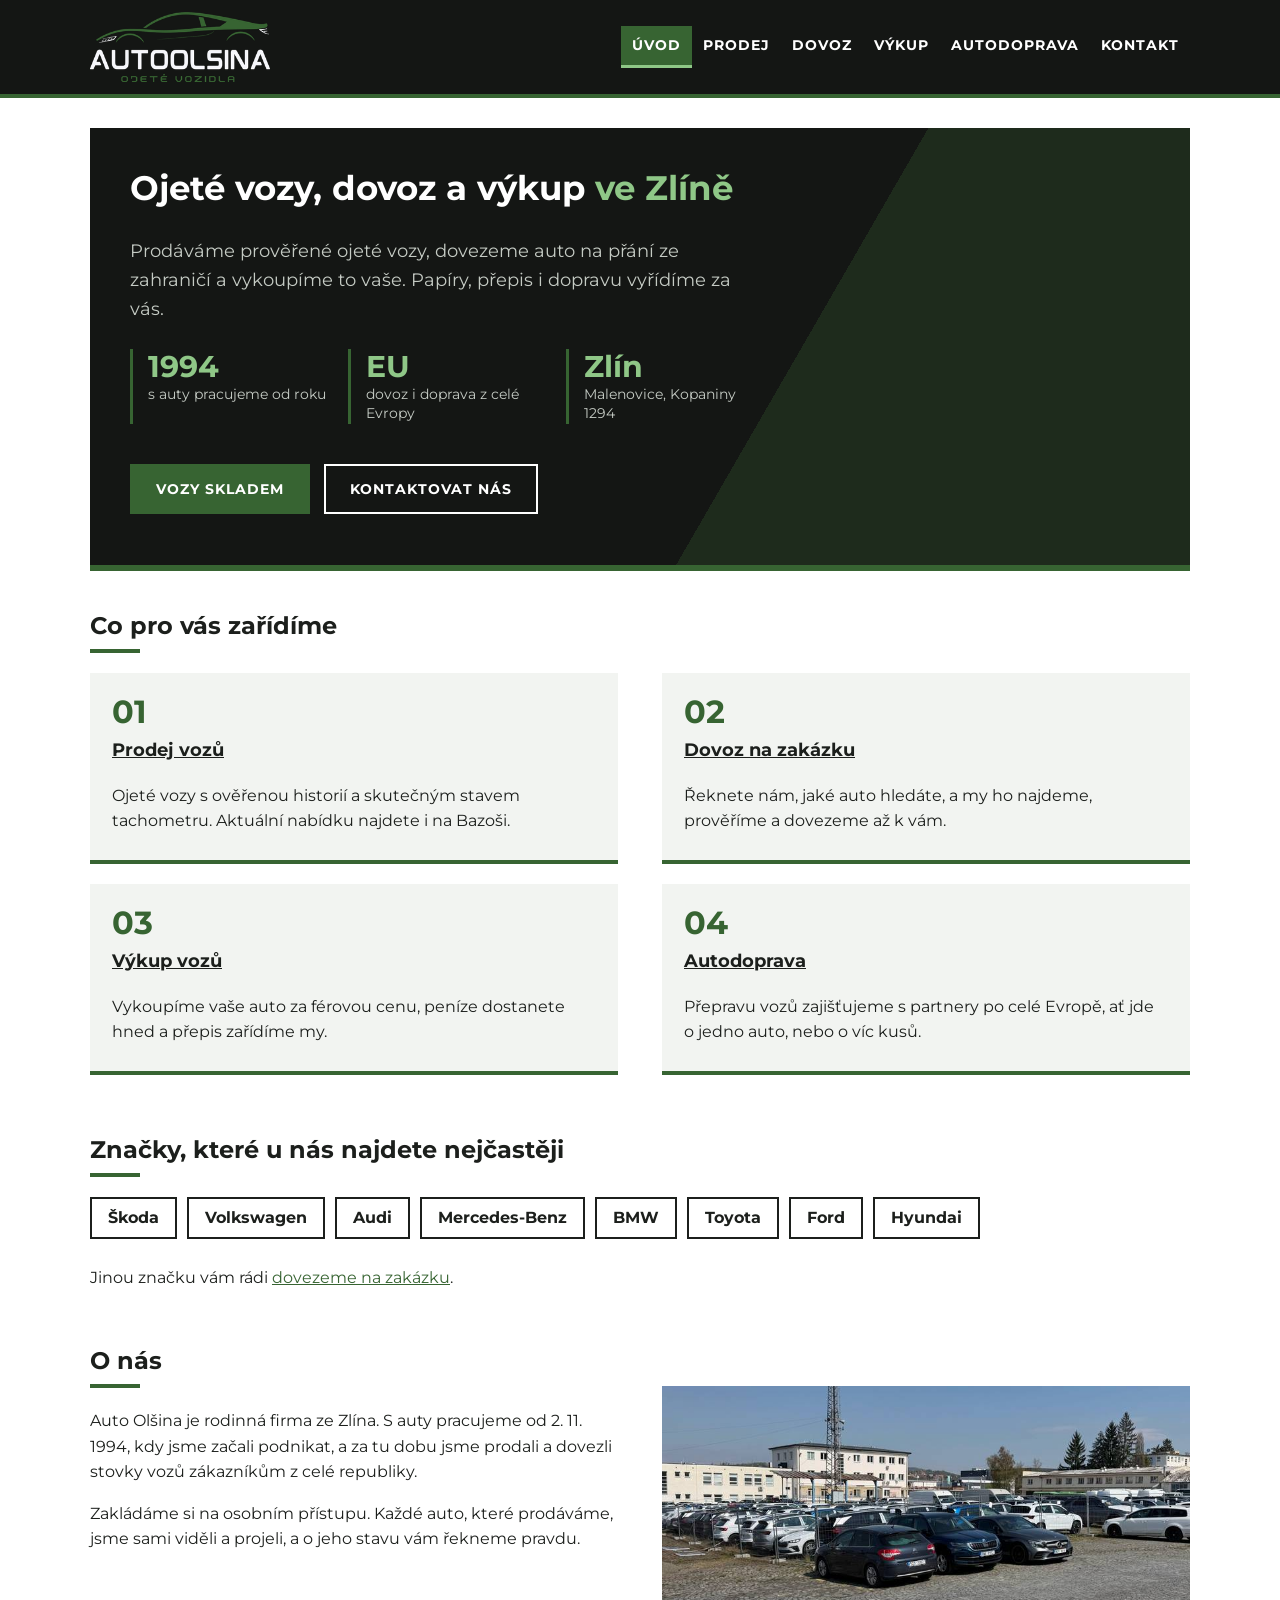
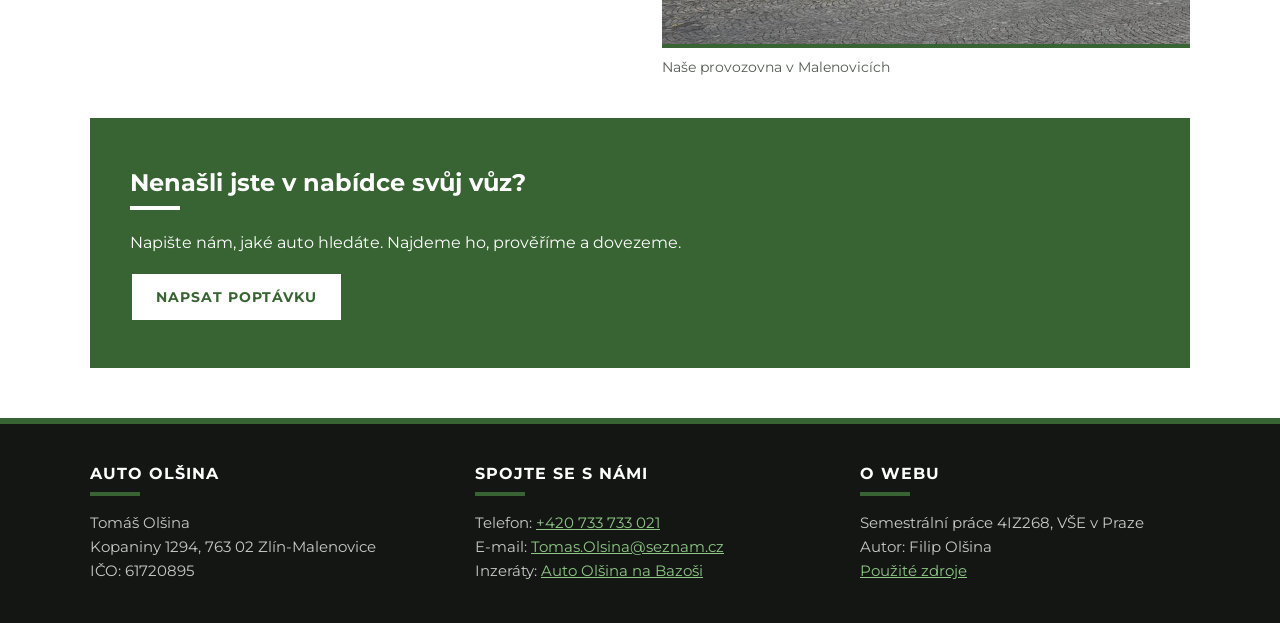
<file: auto-olsina-semestralka/index.html>
<!DOCTYPE html>
<html lang="cs">
<head>
  <meta charset="utf-8">
  <meta name="viewport" content="width=device-width, initial-scale=1">
  <title>Prodej, dovoz a výkup ojetých vozů | Auto Olšina</title>
  <meta name="description" content="Auto Olšina ze Zlína-Malenovic: prodej prověřených ojetých vozů, dovoz auta na zakázku, výkup a autodoprava po Evropě.">
  <meta name="keywords" content="ojeté vozy, prodej aut, dovoz aut, výkup aut, autodoprava, Zlín, Malenovice">
  <meta name="author" content="Filip Olšina">
  <link rel="icon" href="images/favicon.png" type="image/png">
  <link rel="apple-touch-icon" href="images/apple-touch-icon.png">
  <link rel="stylesheet" href="https://fonts.googleapis.com/css2?family=Montserrat:wght@400;700&amp;display=swap">
  <link rel="stylesheet" href="css/style.css" media="screen">
  <link rel="stylesheet" href="css/print.css" media="print">
</head>
<body>
  <a href="#obsah" class="preskocit">Přeskočit na obsah</a>

  <header class="hlavicka">
    <div class="obal">
      <a href="./" class="logo">
        <img src="images/logo.png" width="300" height="117" alt="Auto Olšina – ojetá vozidla">
        <span class="logo-text" aria-hidden="true">Auto Olšina – ojetá vozidla</span>
      </a>
      <nav aria-label="Hlavní menu">
        <ul class="menu">
          <li><a href="./" class="aktivni" aria-current="page">Úvod</a></li>
          <li><a href="prodej.html">Prodej</a></li>
          <li><a href="dovoz.html">Dovoz</a></li>
          <li><a href="vykup.html">Výkup</a></li>
          <li><a href="autodoprava.html">Autodoprava</a></li>
          <li><a href="kontakt.html">Kontakt</a></li>
        </ul>
      </nav>
    </div>
  </header>

  <main id="obsah" class="obal">
      <section class="uvod">
        <h1>Ojeté vozy, dovoz a&nbsp;výkup <span class="zelene">ve Zlíně</span></h1>
        <p class="perex">Prodáváme prověřené ojeté vozy, dovezeme auto na přání ze zahraničí a&nbsp;vykoupíme to vaše. Papíry, přepis i&nbsp;dopravu vyřídíme za vás.</p>
        <ul class="fakta">
          <li><strong><time datetime="1994">1994</time></strong> s&nbsp;auty pracujeme od roku</li>
          <li><strong>EU</strong> dovoz i&nbsp;doprava z&nbsp;celé Evropy</li>
          <li><strong>Zlín</strong> Malenovice, Kopaniny 1294</li>
        </ul>
        <p class="tlacitka">
          <a href="prodej.html" class="tlacitko">Vozy skladem</a>
          <a href="kontakt.html" class="tlacitko tlacitko-svetle">Kontaktovat nás</a>
        </p>
      </section>

      <section>
        <h2>Co pro vás zařídíme</h2>
        <div class="karty">
          <section class="karta">
            <h3><span class="cislo" aria-hidden="true">01</span> <a href="prodej.html">Prodej vozů</a></h3>
            <p>Ojeté vozy s&nbsp;ověřenou historií a&nbsp;skutečným stavem tachometru. Aktuální nabídku najdete i&nbsp;na Bazoši.</p>
          </section>
          <section class="karta">
            <h3><span class="cislo" aria-hidden="true">02</span> <a href="dovoz.html">Dovoz na zakázku</a></h3>
            <p>Řeknete nám, jaké auto hledáte, a&nbsp;my ho najdeme, prověříme a&nbsp;dovezeme až k&nbsp;vám.</p>
          </section>
          <section class="karta">
            <h3><span class="cislo" aria-hidden="true">03</span> <a href="vykup.html">Výkup vozů</a></h3>
            <p>Vykoupíme vaše auto za férovou cenu, peníze dostanete hned a&nbsp;přepis zařídíme my.</p>
          </section>
          <section class="karta">
            <h3><span class="cislo" aria-hidden="true">04</span> <a href="autodoprava.html">Autodoprava</a></h3>
            <p>Přepravu vozů zajišťujeme s&nbsp;partnery po celé Evropě, ať jde o&nbsp;jedno auto, nebo o&nbsp;víc kusů.</p>
          </section>
        </div>
      </section>

      <section>
        <h2>Značky, které u&nbsp;nás najdete nejčastěji</h2>
        <ul class="znacky">
          <li>Škoda</li>
          <li>Volkswagen</li>
          <li>Audi</li>
          <li>Mercedes-Benz</li>
          <li>BMW</li>
          <li>Toyota</li>
          <li>Ford</li>
          <li>Hyundai</li>
        </ul>
        <p>Jinou značku vám rádi <a href="dovoz.html">dovezeme na zakázku</a>.</p>
      </section>

      <section class="o-nas">
        <div class="o-nas-text">
          <h2>O&nbsp;nás</h2>
          <p>Auto Olšina je rodinná firma ze Zlína. S&nbsp;auty pracujeme od <time datetime="1994-11-02">2. 11. 1994</time>, kdy jsme začali podnikat, a&nbsp;za tu dobu jsme prodali a&nbsp;dovezli stovky vozů zákazníkům z&nbsp;celé republiky.</p>
          <p>Zakládáme si na osobním přístupu. Každé auto, které prodáváme, jsme sami viděli a&nbsp;projeli, a&nbsp;o&nbsp;jeho stavu vám řekneme pravdu.</p>
        </div>
      <figure>
        <img src="images/provozovna.jpg" width="800" height="391" alt="Plocha provozovny v Malenovicích s řadami osobních vozů na prodej">
        <figcaption>Naše provozovna v&nbsp;Malenovicích</figcaption>
      </figure>
      </section>

      <section class="vyzva">
        <h2>Nenašli jste v&nbsp;nabídce svůj vůz?</h2>
        <p>Napište nám, jaké auto hledáte. Najdeme ho, prověříme a&nbsp;dovezeme.</p>
        <p><a href="kontakt.html" class="tlacitko">Napsat poptávku</a></p>
      </section>
  </main>

  <footer class="paticka">
    <div class="obal">
      <section>
        <h2>Auto Olšina</h2>
        <p>Tomáš Olšina<br>
          Kopaniny 1294, 763 02 Zlín-Malenovice<br>
          IČO: 61720895</p>
      </section>
      <section>
        <h2>Spojte se s&nbsp;námi</h2>
        <p>Telefon: <a href="tel:+420733733021">+420&nbsp;733&nbsp;733&nbsp;021</a><br>
          E-mail: <a href="mailto:Tomas.Olsina@seznam.cz">Tomas.Olsina@seznam.cz</a><br>
          Inzeráty: <a href="https://auto.bazos.cz/inzeraty/olsina/">Auto Olšina na Bazoši</a></p>
      </section>
      <section>
        <h2>O&nbsp;webu</h2>
        <p>Semestrální práce 4IZ268, VŠE v&nbsp;Praze<br>
          Autor: Filip Olšina<br>
          <a href="zdroje.html">Použité zdroje</a></p>
      </section>
    </div>
  </footer>
</body>
</html>
</file>
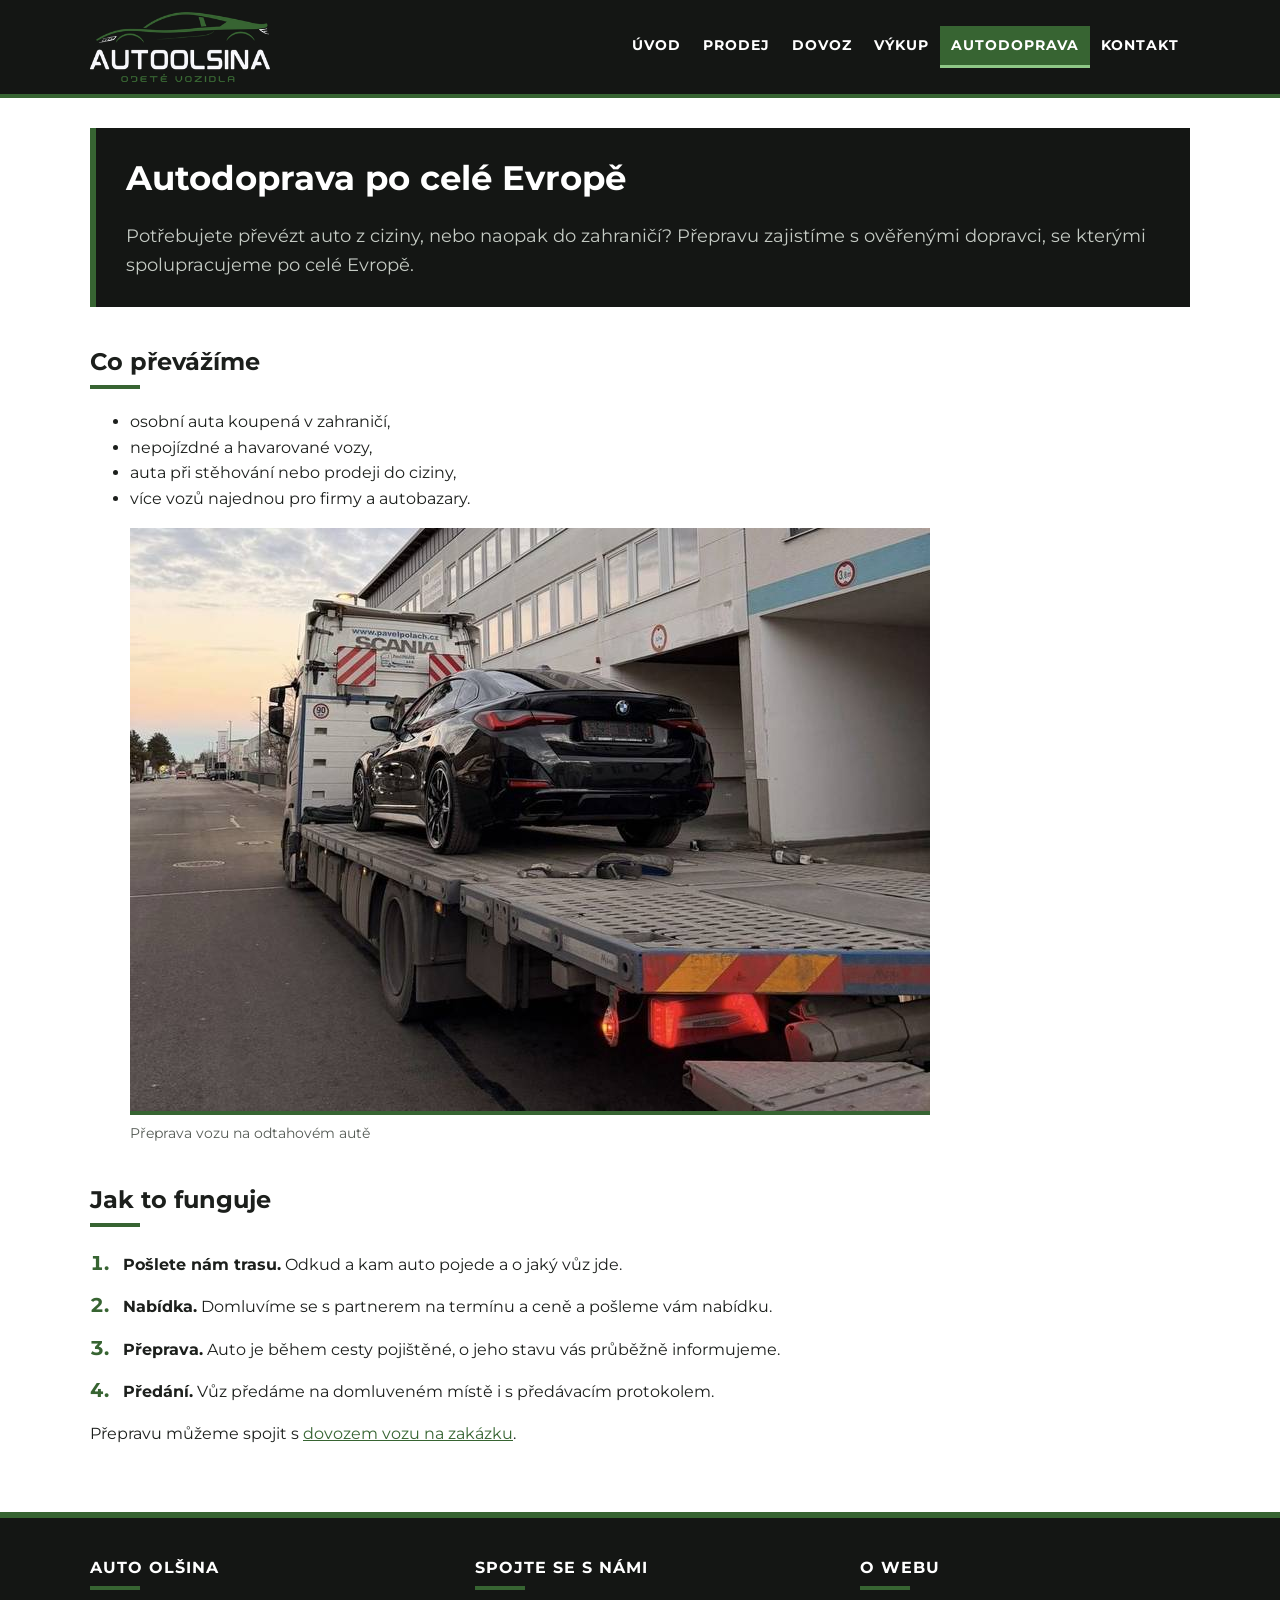
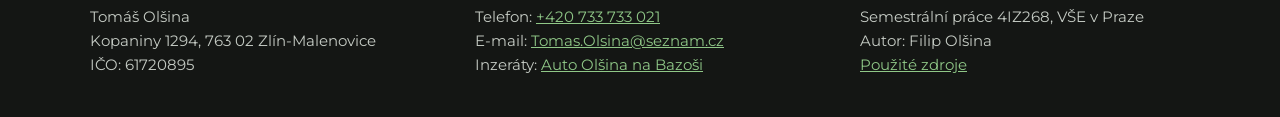
<file: auto-olsina-semestralka/autodoprava.html>
<!DOCTYPE html>
<html lang="cs">
<head>
  <meta charset="utf-8">
  <meta name="viewport" content="width=device-width, initial-scale=1">
  <title>Autodoprava po Evropě | Auto Olšina</title>
  <meta name="description" content="Přeprava osobních aut po celé Evropě s ověřenými partnery. Auto Olšina zajistí odvoz i dovoz vozu.">
  <meta name="keywords" content="autodoprava, přeprava aut, odtahová služba, doprava vozů Evropa, Zlín">
  <meta name="author" content="Filip Olšina">
  <link rel="icon" href="images/favicon.png" type="image/png">
  <link rel="apple-touch-icon" href="images/apple-touch-icon.png">
  <link rel="stylesheet" href="https://fonts.googleapis.com/css2?family=Montserrat:wght@400;700&amp;display=swap">
  <link rel="stylesheet" href="css/style.css" media="screen">
  <link rel="stylesheet" href="css/print.css" media="print">
</head>
<body>
  <a href="#obsah" class="preskocit">Přeskočit na obsah</a>

  <header class="hlavicka">
    <div class="obal">
      <a href="./" class="logo">
        <img src="images/logo.png" width="300" height="117" alt="Auto Olšina – ojetá vozidla">
        <span class="logo-text" aria-hidden="true">Auto Olšina – ojetá vozidla</span>
      </a>
      <nav aria-label="Hlavní menu">
        <ul class="menu">
          <li><a href="./">Úvod</a></li>
          <li><a href="prodej.html">Prodej</a></li>
          <li><a href="dovoz.html">Dovoz</a></li>
          <li><a href="vykup.html">Výkup</a></li>
          <li><a href="autodoprava.html" class="aktivni" aria-current="page">Autodoprava</a></li>
          <li><a href="kontakt.html">Kontakt</a></li>
        </ul>
      </nav>
    </div>
  </header>

  <main id="obsah" class="obal">
      <div class="hlava-stranky">
        <h1>Autodoprava po celé Evropě</h1>
        <p class="perex">Potřebujete převézt auto z&nbsp;ciziny, nebo naopak do zahraničí? Přepravu zajistíme s&nbsp;ověřenými dopravci, se kterými spolupracujeme po celé Evropě.</p>
      </div>

      <section>
        <h2>Co převážíme</h2>
        <ul>
          <li>osobní auta koupená v&nbsp;zahraničí,</li>
          <li>nepojízdné a&nbsp;havarované vozy,</li>
          <li>auta při stěhování nebo prodeji do ciziny,</li>
          <li>více vozů najednou pro firmy a&nbsp;autobazary.</li>
        </ul>
      </section>

      <figure>
        <img src="images/autodoprava.jpg" width="800" height="583" alt="Černé BMW upevněné na plošině odtahového vozu Scania">
        <figcaption>Přeprava vozu na odtahovém autě</figcaption>
      </figure>

      <section>
        <h2>Jak to funguje</h2>
        <ol class="kroky">
          <li><strong>Pošlete nám trasu.</strong> Odkud a&nbsp;kam auto pojede a&nbsp;o&nbsp;jaký vůz jde.</li>
          <li><strong>Nabídka.</strong> Domluvíme se s&nbsp;partnerem na termínu a&nbsp;ceně a&nbsp;pošleme vám nabídku.</li>
          <li><strong>Přeprava.</strong> Auto je během cesty pojištěné, o&nbsp;jeho stavu vás průběžně informujeme.</li>
          <li><strong>Předání.</strong> Vůz předáme na domluveném místě i&nbsp;s&nbsp;předávacím protokolem.</li>
        </ol>
        <p>Přepravu můžeme spojit s&nbsp;<a href="dovoz.html">dovozem vozu na zakázku</a>.</p>
      </section>
  </main>

  <footer class="paticka">
    <div class="obal">
      <section>
        <h2>Auto Olšina</h2>
        <p>Tomáš Olšina<br>
          Kopaniny 1294, 763 02 Zlín-Malenovice<br>
          IČO: 61720895</p>
      </section>
      <section>
        <h2>Spojte se s&nbsp;námi</h2>
        <p>Telefon: <a href="tel:+420733733021">+420&nbsp;733&nbsp;733&nbsp;021</a><br>
          E-mail: <a href="mailto:Tomas.Olsina@seznam.cz">Tomas.Olsina@seznam.cz</a><br>
          Inzeráty: <a href="https://auto.bazos.cz/inzeraty/olsina/">Auto Olšina na Bazoši</a></p>
      </section>
      <section>
        <h2>O&nbsp;webu</h2>
        <p>Semestrální práce 4IZ268, VŠE v&nbsp;Praze<br>
          Autor: Filip Olšina<br>
          <a href="zdroje.html">Použité zdroje</a></p>
      </section>
    </div>
  </footer>
</body>
</html>
</file>
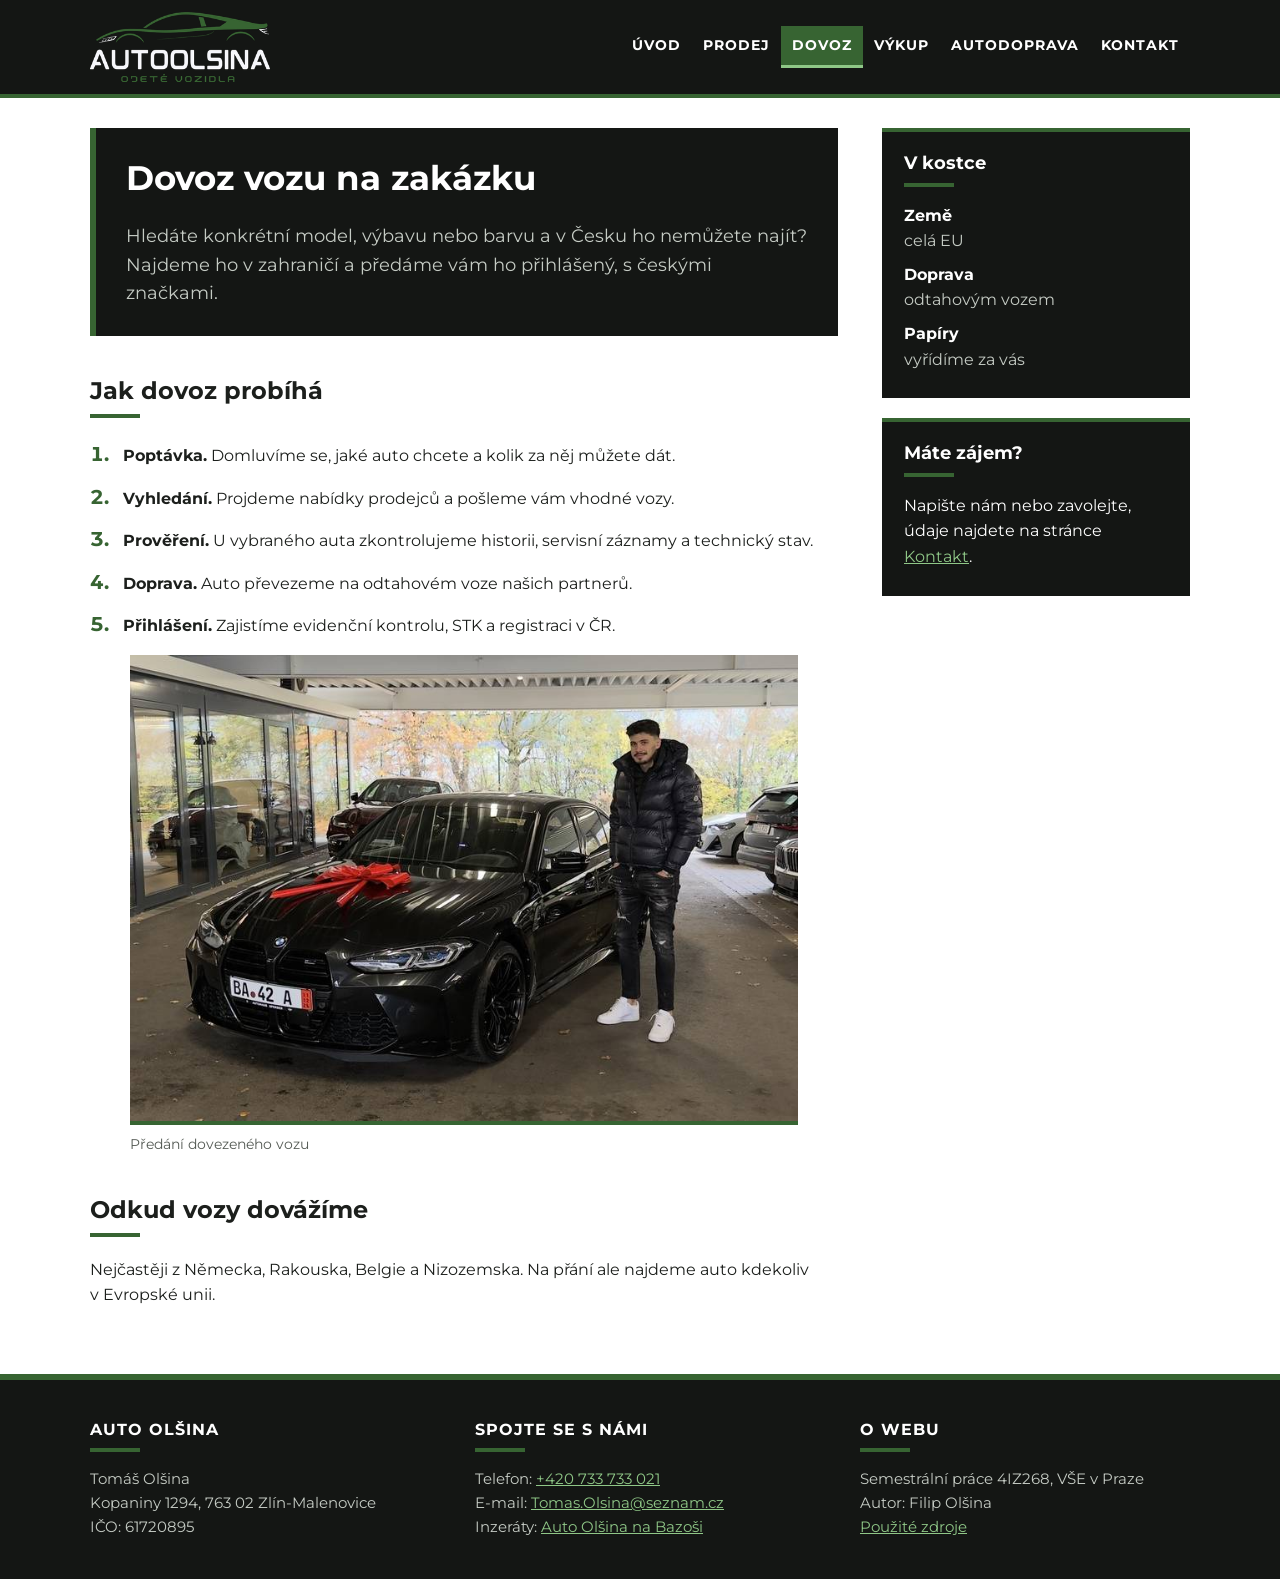
<file: auto-olsina-semestralka/dovoz.html>
<!DOCTYPE html>
<html lang="cs">
<head>
  <meta charset="utf-8">
  <meta name="viewport" content="width=device-width, initial-scale=1">
  <title>Dovoz vozu na zakázku | Auto Olšina</title>
  <meta name="description" content="Dovoz ojetého auta ze zahraničí na zakázku: vyhledání, prověření, doprava, registrace v ČR. Auto Olšina, Zlín.">
  <meta name="keywords" content="dovoz auta, dovoz z Německa, auto na zakázku, registrace vozu, Zlín">
  <meta name="author" content="Filip Olšina">
  <link rel="icon" href="images/favicon.png" type="image/png">
  <link rel="apple-touch-icon" href="images/apple-touch-icon.png">
  <link rel="stylesheet" href="https://fonts.googleapis.com/css2?family=Montserrat:wght@400;700&amp;display=swap">
  <link rel="stylesheet" href="css/style.css" media="screen">
  <link rel="stylesheet" href="css/print.css" media="print">
</head>
<body>
  <a href="#obsah" class="preskocit">Přeskočit na obsah</a>

  <header class="hlavicka">
    <div class="obal">
      <a href="./" class="logo">
        <img src="images/logo.png" width="300" height="117" alt="Auto Olšina – ojetá vozidla">
        <span class="logo-text" aria-hidden="true">Auto Olšina – ojetá vozidla</span>
      </a>
      <nav aria-label="Hlavní menu">
        <ul class="menu">
          <li><a href="./">Úvod</a></li>
          <li><a href="prodej.html">Prodej</a></li>
          <li><a href="dovoz.html" class="aktivni" aria-current="page">Dovoz</a></li>
          <li><a href="vykup.html">Výkup</a></li>
          <li><a href="autodoprava.html">Autodoprava</a></li>
          <li><a href="kontakt.html">Kontakt</a></li>
        </ul>
      </nav>
    </div>
  </header>

  <div class="obal sloupce">
    <main id="obsah">
      <div class="hlava-stranky">
        <h1>Dovoz vozu na zakázku</h1>
        <p class="perex">Hledáte konkrétní model, výbavu nebo barvu a&nbsp;v&nbsp;Česku ho nemůžete najít? Najdeme ho v&nbsp;zahraničí a&nbsp;předáme vám ho přihlášený, s&nbsp;českými značkami.</p>
      </div>

      <section>
        <h2>Jak dovoz probíhá</h2>
        <ol class="kroky">
          <li><strong>Poptávka.</strong> Domluvíme se, jaké auto chcete a&nbsp;kolik za něj můžete dát.</li>
          <li><strong>Vyhledání.</strong> Projdeme nabídky prodejců a&nbsp;pošleme vám vhodné vozy.</li>
          <li><strong>Prověření.</strong> U&nbsp;vybraného auta zkontrolujeme historii, servisní záznamy a&nbsp;technický stav.</li>
          <li><strong>Doprava.</strong> Auto převezeme na odtahovém voze našich partnerů.</li>
          <li><strong>Přihlášení.</strong> Zajistíme evidenční kontrolu, STK a&nbsp;registraci v&nbsp;ČR.</li>
        </ol>
      </section>

      <figure>
        <img src="images/dovoz.jpg" width="800" height="558" alt="Černé BMW M3 s červenou mašlí na kapotě a zákazník vedle vozu při předání">
        <figcaption>Předání dovezeného vozu</figcaption>
      </figure>

      <section>
        <h2>Odkud vozy dovážíme</h2>
        <p>Nejčastěji z&nbsp;Německa, Rakouska, Belgie a&nbsp;Nizozemska. Na přání ale najdeme auto kdekoliv v&nbsp;Evropské unii.</p>
      </section>
    </main>

    <aside>
      <section class="box">
        <h2>V&nbsp;kostce</h2>
        <dl>
          <dt>Země</dt>
          <dd>celá EU</dd>
          <dt>Doprava</dt>
          <dd>odtahovým vozem</dd>
          <dt>Papíry</dt>
          <dd>vyřídíme za vás</dd>
        </dl>
      </section>
      <section class="box">
        <h2>Máte zájem?</h2>
        <p>Napište nám nebo zavolejte, údaje najdete na stránce <a href="kontakt.html">Kontakt</a>.</p>
      </section>
    </aside>
  </div>

  <footer class="paticka">
    <div class="obal">
      <section>
        <h2>Auto Olšina</h2>
        <p>Tomáš Olšina<br>
          Kopaniny 1294, 763 02 Zlín-Malenovice<br>
          IČO: 61720895</p>
      </section>
      <section>
        <h2>Spojte se s&nbsp;námi</h2>
        <p>Telefon: <a href="tel:+420733733021">+420&nbsp;733&nbsp;733&nbsp;021</a><br>
          E-mail: <a href="mailto:Tomas.Olsina@seznam.cz">Tomas.Olsina@seznam.cz</a><br>
          Inzeráty: <a href="https://auto.bazos.cz/inzeraty/olsina/">Auto Olšina na Bazoši</a></p>
      </section>
      <section>
        <h2>O&nbsp;webu</h2>
        <p>Semestrální práce 4IZ268, VŠE v&nbsp;Praze<br>
          Autor: Filip Olšina<br>
          <a href="zdroje.html">Použité zdroje</a></p>
      </section>
    </div>
  </footer>
</body>
</html>
</file>
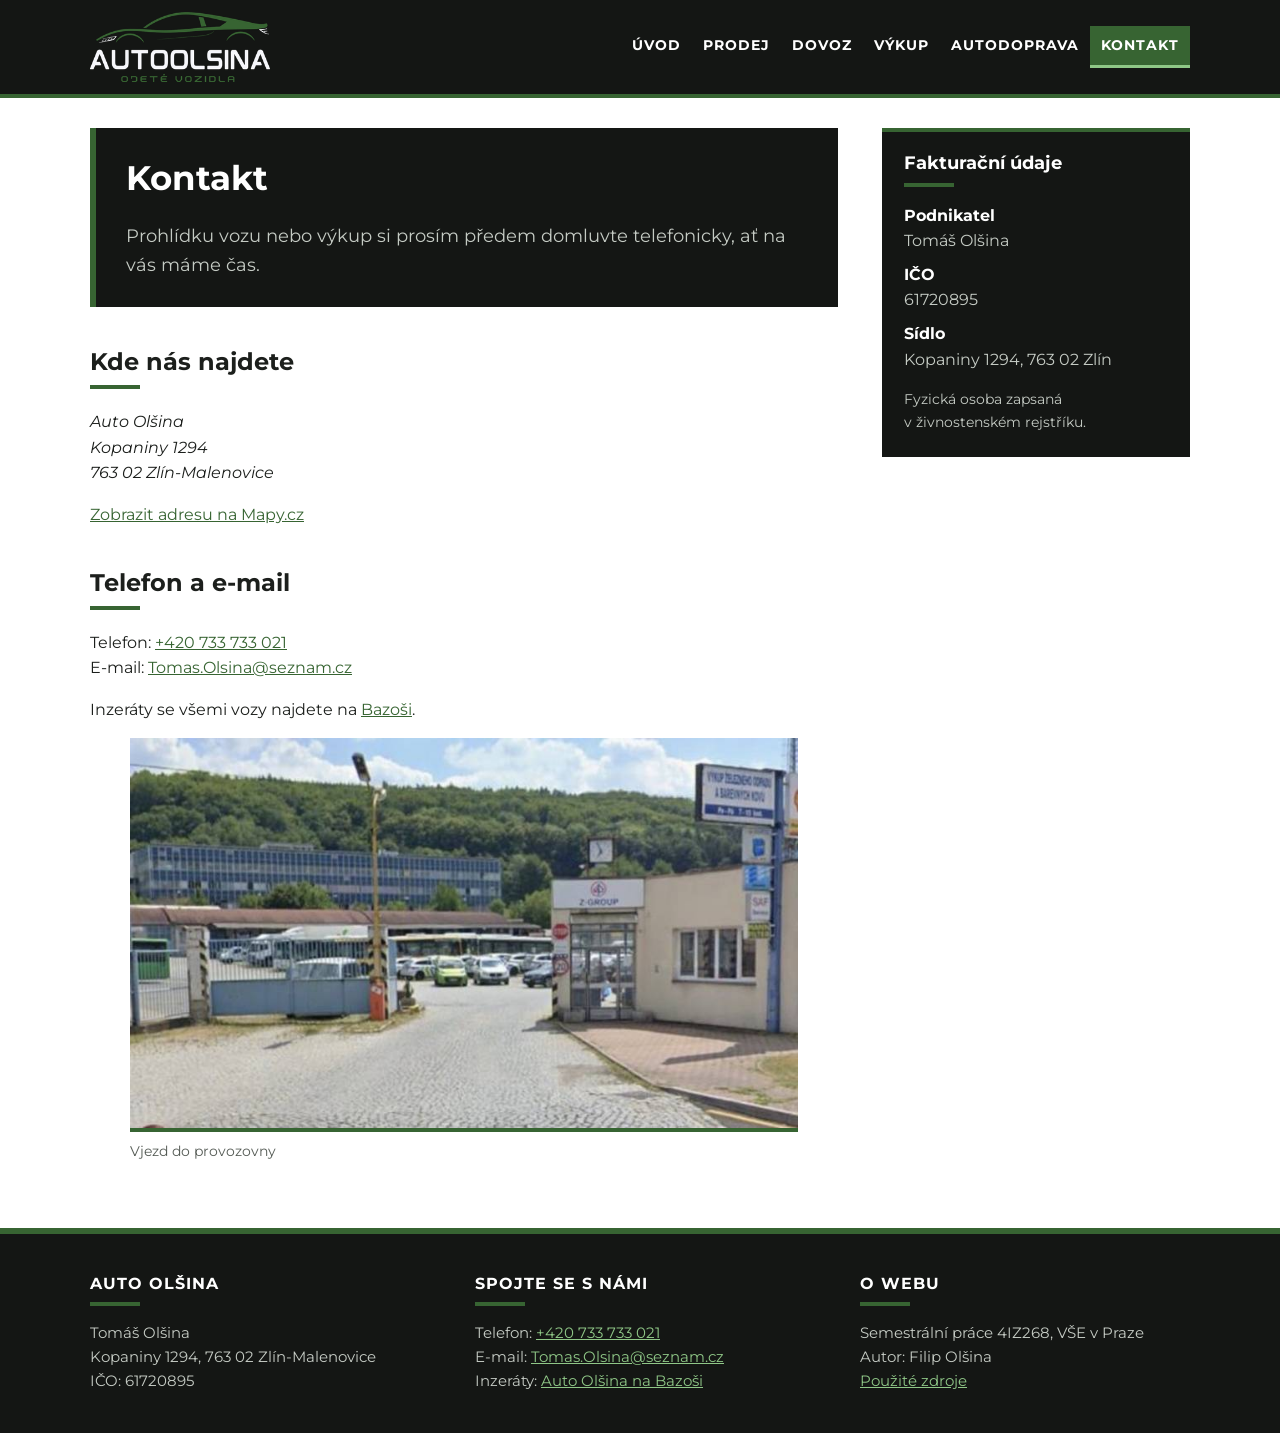
<file: auto-olsina-semestralka/kontakt.html>
<!DOCTYPE html>
<html lang="cs">
<head>
  <meta charset="utf-8">
  <meta name="viewport" content="width=device-width, initial-scale=1">
  <title>Kontakt | Auto Olšina</title>
  <meta name="description" content="Kontakt na Auto Olšina, Kopaniny 1294, Zlín-Malenovice. Telefon, e-mail a fakturační údaje.">
  <meta name="keywords" content="Auto Olšina kontakt, autobazar Zlín, Malenovice, Kopaniny">
  <meta name="author" content="Filip Olšina">
  <link rel="icon" href="images/favicon.png" type="image/png">
  <link rel="apple-touch-icon" href="images/apple-touch-icon.png">
  <link rel="stylesheet" href="https://fonts.googleapis.com/css2?family=Montserrat:wght@400;700&amp;display=swap">
  <link rel="stylesheet" href="css/style.css" media="screen">
  <link rel="stylesheet" href="css/print.css" media="print">
</head>
<body>
  <a href="#obsah" class="preskocit">Přeskočit na obsah</a>

  <header class="hlavicka">
    <div class="obal">
      <a href="./" class="logo">
        <img src="images/logo.png" width="300" height="117" alt="Auto Olšina – ojetá vozidla">
        <span class="logo-text" aria-hidden="true">Auto Olšina – ojetá vozidla</span>
      </a>
      <nav aria-label="Hlavní menu">
        <ul class="menu">
          <li><a href="./">Úvod</a></li>
          <li><a href="prodej.html">Prodej</a></li>
          <li><a href="dovoz.html">Dovoz</a></li>
          <li><a href="vykup.html">Výkup</a></li>
          <li><a href="autodoprava.html">Autodoprava</a></li>
          <li><a href="kontakt.html" class="aktivni" aria-current="page">Kontakt</a></li>
        </ul>
      </nav>
    </div>
  </header>

  <div class="obal sloupce">
    <main id="obsah">
      <div class="hlava-stranky">
        <h1>Kontakt</h1>
        <p class="perex">Prohlídku vozu nebo výkup si prosím předem domluvte telefonicky, ať na vás máme čas.</p>
      </div>

      <section>
        <h2>Kde nás najdete</h2>
        <address>
          Auto Olšina<br>
          Kopaniny 1294<br>
          763 02 Zlín-Malenovice
        </address>
        <p><a href="https://mapy.cz/zakladni?q=Kopaniny%201294%20Zl%C3%ADn">Zobrazit adresu na Mapy.cz</a></p>
      </section>

      <section>
        <h2>Telefon a&nbsp;e-mail</h2>
        <p>Telefon: <a href="tel:+420733733021">+420&nbsp;733&nbsp;733&nbsp;021</a><br>
          E-mail: <a href="mailto:Tomas.Olsina@seznam.cz">Tomas.Olsina@seznam.cz</a></p>
        <p>Inzeráty se všemi vozy najdete na <a href="https://auto.bazos.cz/inzeraty/olsina/">Bazoši</a>.</p>
      </section>

      <figure>
        <img src="images/vjezd.jpg" width="800" height="467" alt="Vjezd do areálu v Malenovicích s otevřenou bránou a parkovištěm s vozy">
        <figcaption>Vjezd do provozovny</figcaption>
      </figure>
    </main>

    <aside>
      <section class="box">
        <h2>Fakturační údaje</h2>
        <dl>
          <dt>Podnikatel</dt>
          <dd>Tomáš Olšina</dd>
          <dt>IČO</dt>
          <dd>61720895</dd>
          <dt>Sídlo</dt>
          <dd>Kopaniny 1294, 763 02 Zlín</dd>
        </dl>
        <p class="poznamka">Fyzická osoba zapsaná v&nbsp;živnostenském rejstříku.</p>
      </section>
    </aside>
  </div>

  <footer class="paticka">
    <div class="obal">
      <section>
        <h2>Auto Olšina</h2>
        <p>Tomáš Olšina<br>
          Kopaniny 1294, 763 02 Zlín-Malenovice<br>
          IČO: 61720895</p>
      </section>
      <section>
        <h2>Spojte se s&nbsp;námi</h2>
        <p>Telefon: <a href="tel:+420733733021">+420&nbsp;733&nbsp;733&nbsp;021</a><br>
          E-mail: <a href="mailto:Tomas.Olsina@seznam.cz">Tomas.Olsina@seznam.cz</a><br>
          Inzeráty: <a href="https://auto.bazos.cz/inzeraty/olsina/">Auto Olšina na Bazoši</a></p>
      </section>
      <section>
        <h2>O&nbsp;webu</h2>
        <p>Semestrální práce 4IZ268, VŠE v&nbsp;Praze<br>
          Autor: Filip Olšina<br>
          <a href="zdroje.html">Použité zdroje</a></p>
      </section>
    </div>
  </footer>
</body>
</html>
</file>
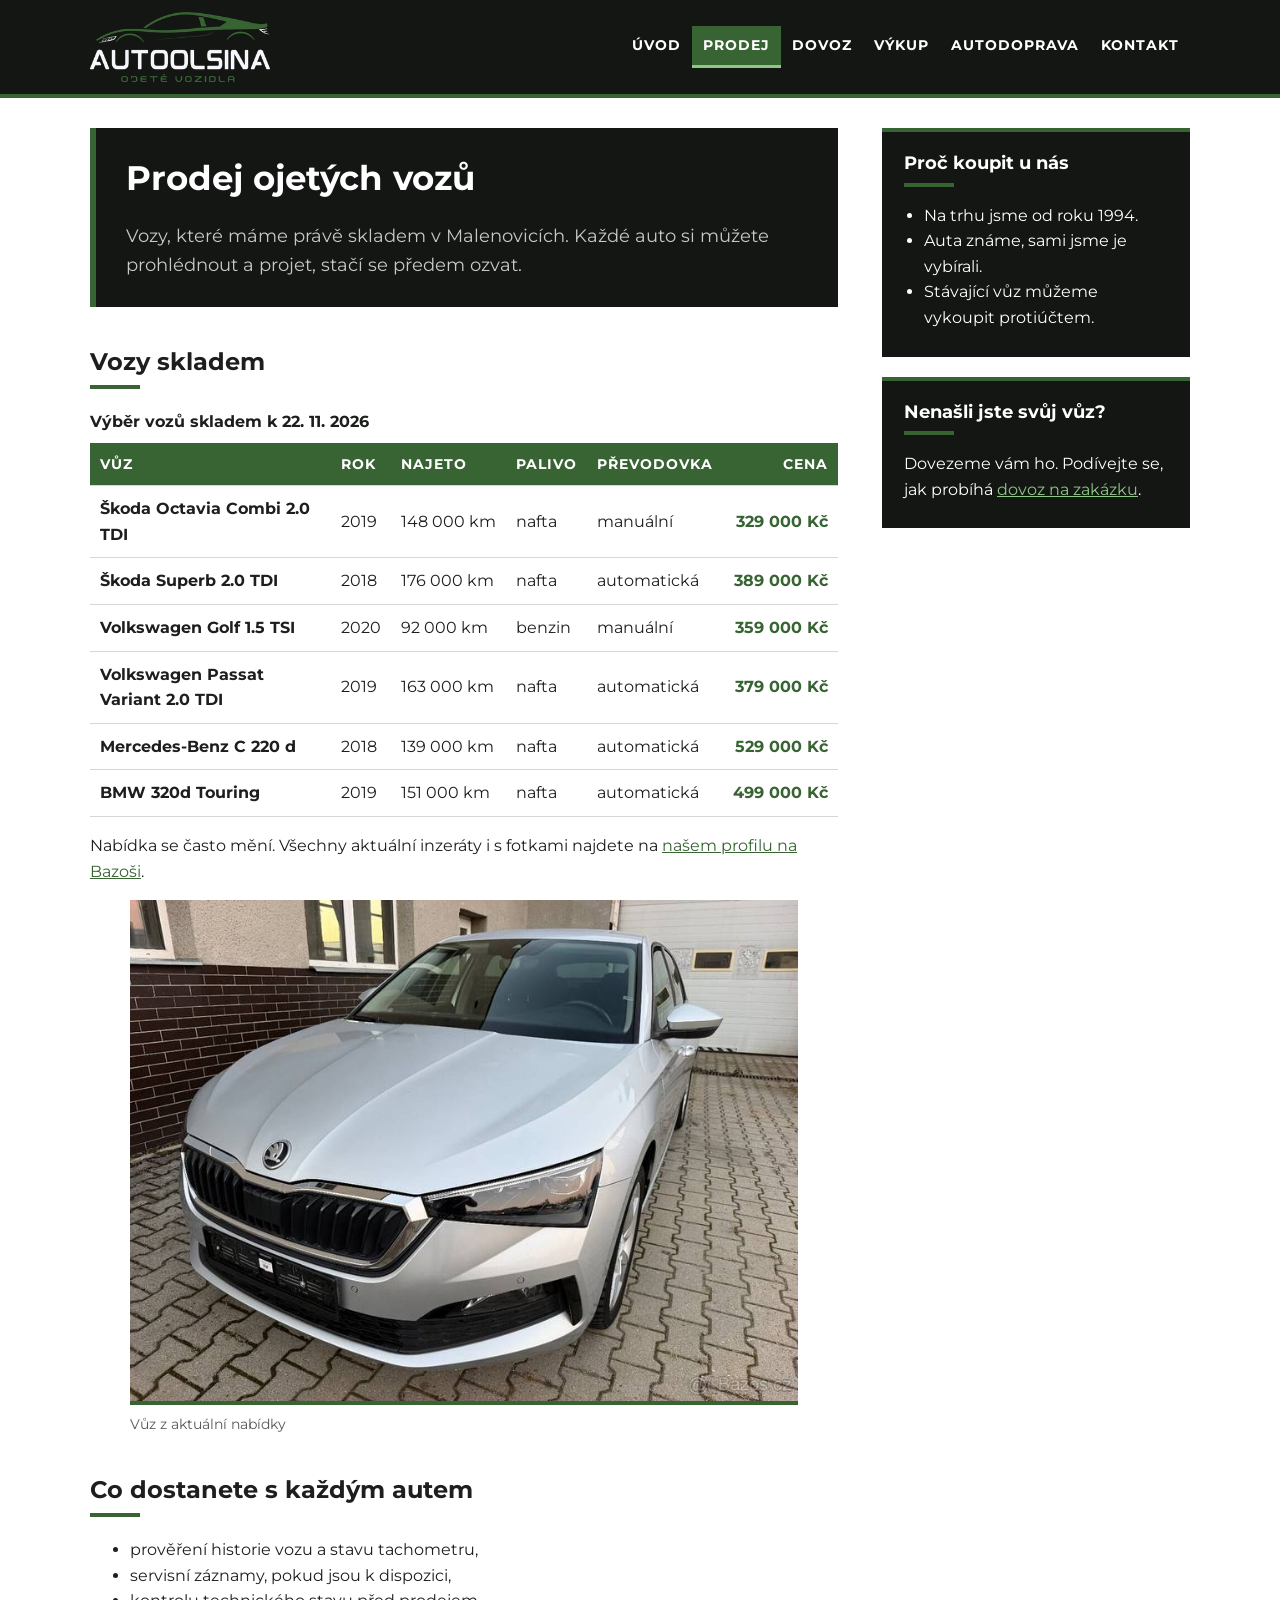
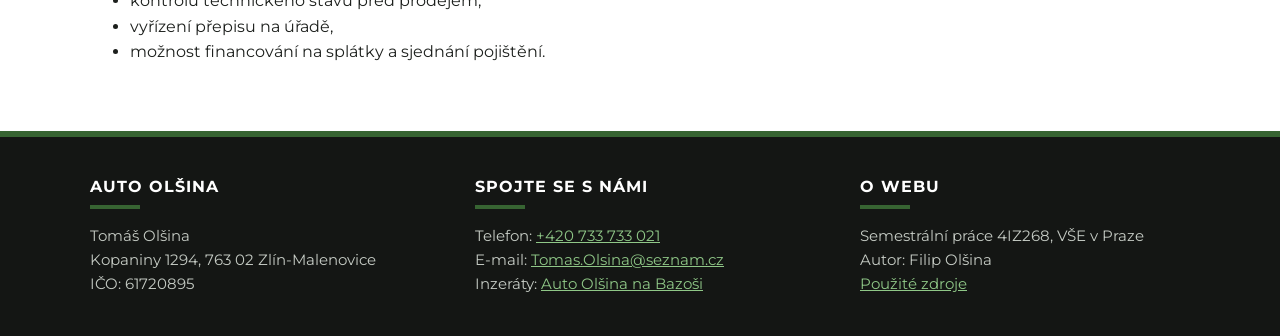
<file: auto-olsina-semestralka/prodej.html>
<!DOCTYPE html>
<html lang="cs">
<head>
  <meta charset="utf-8">
  <meta name="viewport" content="width=device-width, initial-scale=1">
  <title>Prodej ojetých vozů | Auto Olšina</title>
  <meta name="description" content="Ojeté vozy skladem u Auto Olšina ve Zlíně: Škoda, Volkswagen, Mercedes-Benz, BMW. Prověřená historie a skutečné kilometry.">
  <meta name="keywords" content="prodej ojetých aut, auta skladem, Škoda, Volkswagen, Mercedes-Benz, BMW, Zlín">
  <meta name="author" content="Filip Olšina">
  <link rel="icon" href="images/favicon.png" type="image/png">
  <link rel="apple-touch-icon" href="images/apple-touch-icon.png">
  <link rel="stylesheet" href="https://fonts.googleapis.com/css2?family=Montserrat:wght@400;700&amp;display=swap">
  <link rel="stylesheet" href="css/style.css" media="screen">
  <link rel="stylesheet" href="css/print.css" media="print">
</head>
<body>
  <a href="#obsah" class="preskocit">Přeskočit na obsah</a>

  <header class="hlavicka">
    <div class="obal">
      <a href="./" class="logo">
        <img src="images/logo.png" width="300" height="117" alt="Auto Olšina – ojetá vozidla">
        <span class="logo-text" aria-hidden="true">Auto Olšina – ojetá vozidla</span>
      </a>
      <nav aria-label="Hlavní menu">
        <ul class="menu">
          <li><a href="./">Úvod</a></li>
          <li><a href="prodej.html" class="aktivni" aria-current="page">Prodej</a></li>
          <li><a href="dovoz.html">Dovoz</a></li>
          <li><a href="vykup.html">Výkup</a></li>
          <li><a href="autodoprava.html">Autodoprava</a></li>
          <li><a href="kontakt.html">Kontakt</a></li>
        </ul>
      </nav>
    </div>
  </header>

  <div class="obal sloupce">
    <main id="obsah">
      <div class="hlava-stranky">
        <h1>Prodej ojetých vozů</h1>
        <p class="perex">Vozy, které máme právě skladem v&nbsp;Malenovicích. Každé auto si můžete prohlédnout a&nbsp;projet, stačí se předem ozvat.</p>
      </div>

      <section>
        <h2>Vozy skladem</h2>
        <table class="tabulka">
          <caption>Výběr vozů skladem k&nbsp;<time datetime="2026-11-22">22. 11. 2026</time></caption>
          <thead>
            <tr>
              <th scope="col">Vůz</th>
              <th scope="col">Rok</th>
              <th scope="col">Najeto</th>
              <th scope="col">Palivo</th>
              <th scope="col">Převodovka</th>
              <th scope="col" class="cena">Cena</th>
            </tr>
          </thead>
          <tbody>
            <tr>
              <th scope="row" data-label="Vůz">Škoda Octavia Combi 2.0 TDI</th>
              <td data-label="Rok">2019</td>
              <td data-label="Najeto">148&nbsp;000&nbsp;km</td>
              <td data-label="Palivo">nafta</td>
              <td data-label="Převodovka">manuální</td>
              <td data-label="Cena" class="cena">329&nbsp;000&nbsp;Kč</td>
            </tr>
            <tr>
              <th scope="row" data-label="Vůz">Škoda Superb 2.0 TDI</th>
              <td data-label="Rok">2018</td>
              <td data-label="Najeto">176&nbsp;000&nbsp;km</td>
              <td data-label="Palivo">nafta</td>
              <td data-label="Převodovka">automatická</td>
              <td data-label="Cena" class="cena">389&nbsp;000&nbsp;Kč</td>
            </tr>
            <tr>
              <th scope="row" data-label="Vůz">Volkswagen Golf 1.5 TSI</th>
              <td data-label="Rok">2020</td>
              <td data-label="Najeto">92&nbsp;000&nbsp;km</td>
              <td data-label="Palivo">benzin</td>
              <td data-label="Převodovka">manuální</td>
              <td data-label="Cena" class="cena">359&nbsp;000&nbsp;Kč</td>
            </tr>
            <tr>
              <th scope="row" data-label="Vůz">Volkswagen Passat Variant 2.0 TDI</th>
              <td data-label="Rok">2019</td>
              <td data-label="Najeto">163&nbsp;000&nbsp;km</td>
              <td data-label="Palivo">nafta</td>
              <td data-label="Převodovka">automatická</td>
              <td data-label="Cena" class="cena">379&nbsp;000&nbsp;Kč</td>
            </tr>
            <tr>
              <th scope="row" data-label="Vůz">Mercedes-Benz C 220 d</th>
              <td data-label="Rok">2018</td>
              <td data-label="Najeto">139&nbsp;000&nbsp;km</td>
              <td data-label="Palivo">nafta</td>
              <td data-label="Převodovka">automatická</td>
              <td data-label="Cena" class="cena">529&nbsp;000&nbsp;Kč</td>
            </tr>
            <tr>
              <th scope="row" data-label="Vůz">BMW 320d Touring</th>
              <td data-label="Rok">2019</td>
              <td data-label="Najeto">151&nbsp;000&nbsp;km</td>
              <td data-label="Palivo">nafta</td>
              <td data-label="Převodovka">automatická</td>
              <td data-label="Cena" class="cena">499&nbsp;000&nbsp;Kč</td>
            </tr>
          </tbody>
        </table>
        <p>Nabídka se často mění. Všechny aktuální inzeráty i&nbsp;s&nbsp;fotkami najdete na <a href="https://auto.bazos.cz/inzeraty/olsina/">našem profilu na Bazoši</a>.</p>
      </section>

      <figure>
        <img src="images/prodej-vuz.jpg" width="800" height="600" alt="Stříbrná Škoda Scala z aktuální nabídky, pohled zepředu">
        <figcaption>Vůz z&nbsp;aktuální nabídky</figcaption>
      </figure>

      <section>
        <h2>Co dostanete s&nbsp;každým autem</h2>
        <ul>
          <li>prověření historie vozu a&nbsp;stavu tachometru,</li>
          <li>servisní záznamy, pokud jsou k&nbsp;dispozici,</li>
          <li>kontrolu technického stavu před prodejem,</li>
          <li>vyřízení přepisu na úřadě,</li>
          <li>možnost financování na splátky a&nbsp;sjednání pojištění.</li>
        </ul>
      </section>
    </main>

    <aside>
      <section class="box">
        <h2>Proč koupit u&nbsp;nás</h2>
        <ul>
          <li>Na trhu jsme od roku 1994.</li>
          <li>Auta známe, sami jsme je vybírali.</li>
          <li>Stávající vůz můžeme vykoupit protiúčtem.</li>
        </ul>
      </section>
      <section class="box">
        <h2>Nenašli jste svůj vůz?</h2>
        <p>Dovezeme vám ho. Podívejte se, jak probíhá <a href="dovoz.html">dovoz na zakázku</a>.</p>
      </section>
    </aside>
  </div>

  <footer class="paticka">
    <div class="obal">
      <section>
        <h2>Auto Olšina</h2>
        <p>Tomáš Olšina<br>
          Kopaniny 1294, 763 02 Zlín-Malenovice<br>
          IČO: 61720895</p>
      </section>
      <section>
        <h2>Spojte se s&nbsp;námi</h2>
        <p>Telefon: <a href="tel:+420733733021">+420&nbsp;733&nbsp;733&nbsp;021</a><br>
          E-mail: <a href="mailto:Tomas.Olsina@seznam.cz">Tomas.Olsina@seznam.cz</a><br>
          Inzeráty: <a href="https://auto.bazos.cz/inzeraty/olsina/">Auto Olšina na Bazoši</a></p>
      </section>
      <section>
        <h2>O&nbsp;webu</h2>
        <p>Semestrální práce 4IZ268, VŠE v&nbsp;Praze<br>
          Autor: Filip Olšina<br>
          <a href="zdroje.html">Použité zdroje</a></p>
      </section>
    </div>
  </footer>
</body>
</html>
</file>
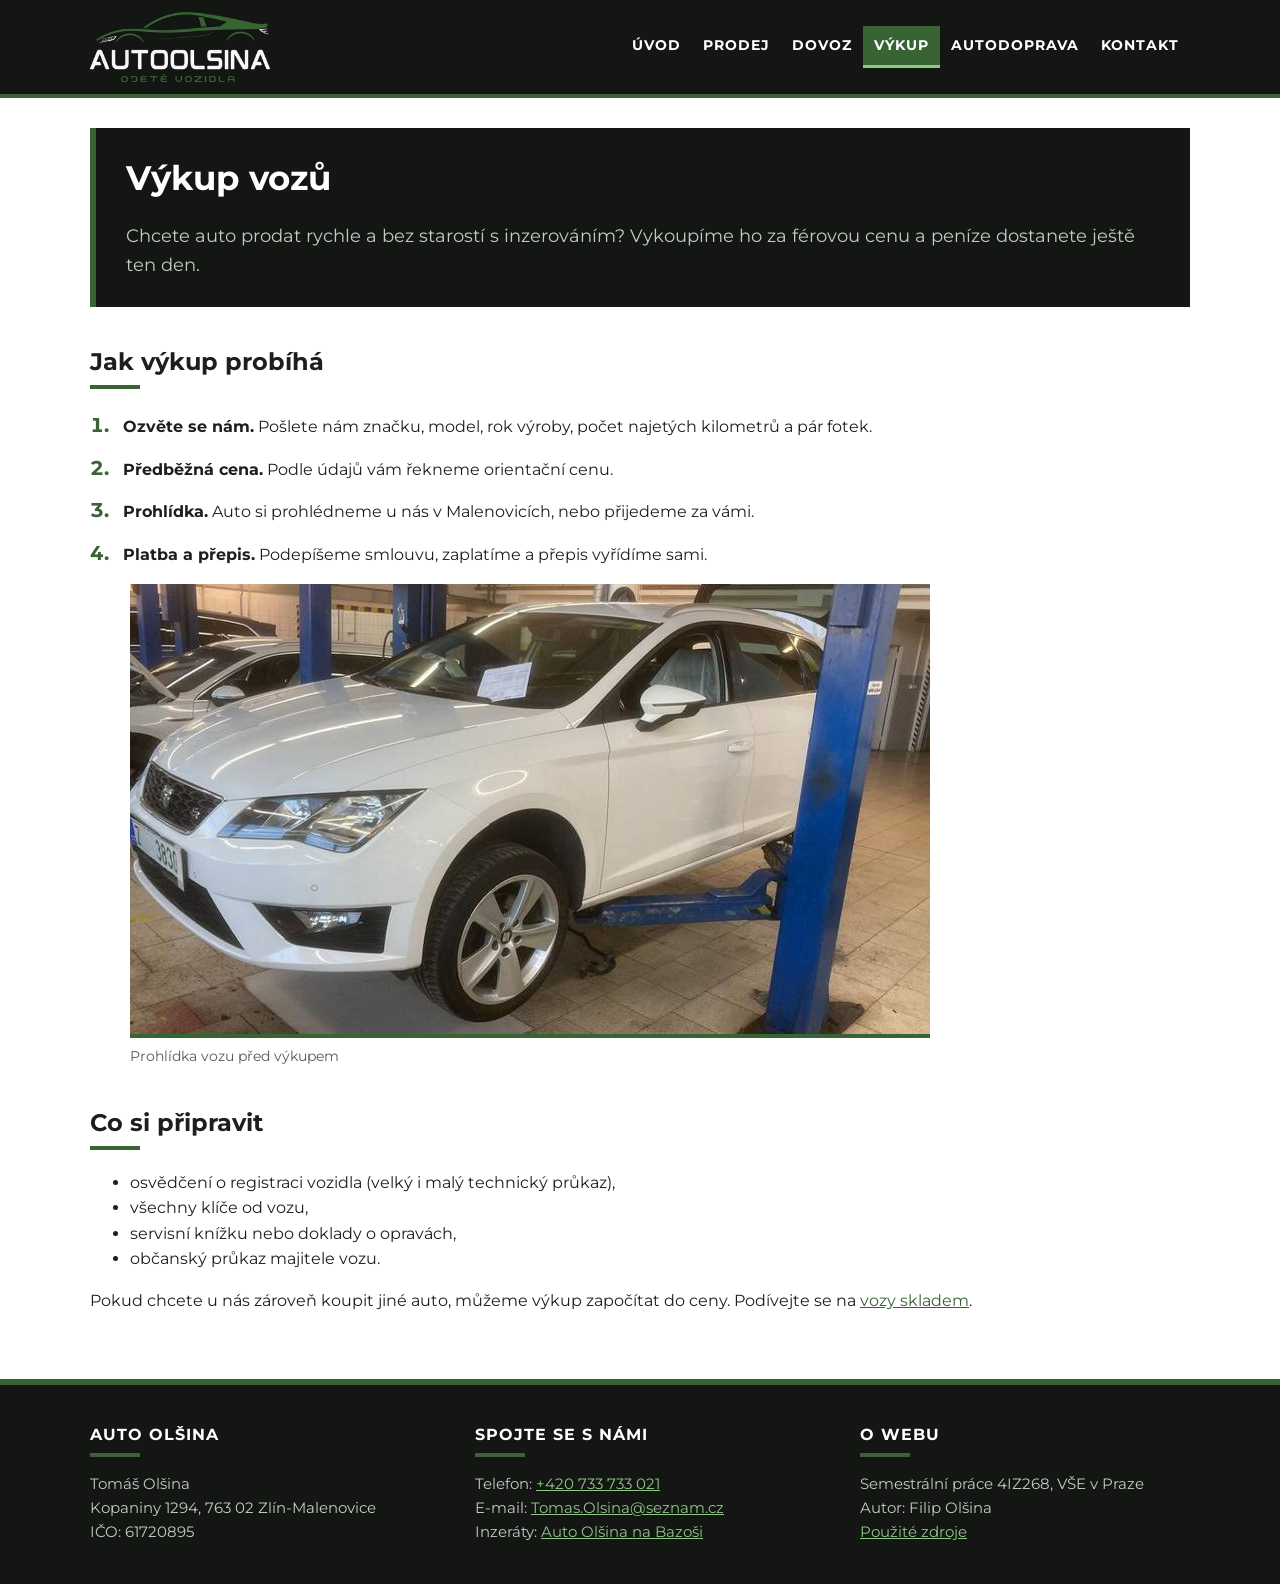
<file: auto-olsina-semestralka/vykup.html>
<!DOCTYPE html>
<html lang="cs">
<head>
  <meta charset="utf-8">
  <meta name="viewport" content="width=device-width, initial-scale=1">
  <title>Výkup vozů | Auto Olšina</title>
  <meta name="description" content="Výkup ojetých aut za hotové ve Zlíně. Rychlé ocenění, okamžitá platba a vyřízení přepisu. Auto Olšina.">
  <meta name="keywords" content="výkup aut, výkup ojetých vozů, prodat auto, Zlín, Malenovice">
  <meta name="author" content="Filip Olšina">
  <link rel="icon" href="images/favicon.png" type="image/png">
  <link rel="apple-touch-icon" href="images/apple-touch-icon.png">
  <link rel="stylesheet" href="https://fonts.googleapis.com/css2?family=Montserrat:wght@400;700&amp;display=swap">
  <link rel="stylesheet" href="css/style.css" media="screen">
  <link rel="stylesheet" href="css/print.css" media="print">
</head>
<body>
  <a href="#obsah" class="preskocit">Přeskočit na obsah</a>

  <header class="hlavicka">
    <div class="obal">
      <a href="./" class="logo">
        <img src="images/logo.png" width="300" height="117" alt="Auto Olšina – ojetá vozidla">
        <span class="logo-text" aria-hidden="true">Auto Olšina – ojetá vozidla</span>
      </a>
      <nav aria-label="Hlavní menu">
        <ul class="menu">
          <li><a href="./">Úvod</a></li>
          <li><a href="prodej.html">Prodej</a></li>
          <li><a href="dovoz.html">Dovoz</a></li>
          <li><a href="vykup.html" class="aktivni" aria-current="page">Výkup</a></li>
          <li><a href="autodoprava.html">Autodoprava</a></li>
          <li><a href="kontakt.html">Kontakt</a></li>
        </ul>
      </nav>
    </div>
  </header>

  <main id="obsah" class="obal">
      <div class="hlava-stranky">
        <h1>Výkup vozů</h1>
        <p class="perex">Chcete auto prodat rychle a&nbsp;bez starostí s&nbsp;inzerováním? Vykoupíme ho za férovou cenu a&nbsp;peníze dostanete ještě ten den.</p>
      </div>

      <section>
        <h2>Jak výkup probíhá</h2>
        <ol class="kroky">
          <li><strong>Ozvěte se nám.</strong> Pošlete nám značku, model, rok výroby, počet najetých kilometrů a&nbsp;pár fotek.</li>
          <li><strong>Předběžná cena.</strong> Podle údajů vám řekneme orientační cenu.</li>
          <li><strong>Prohlídka.</strong> Auto si prohlédneme u&nbsp;nás v&nbsp;Malenovicích, nebo přijedeme za vámi.</li>
          <li><strong>Platba a&nbsp;přepis.</strong> Podepíšeme smlouvu, zaplatíme a&nbsp;přepis vyřídíme sami.</li>
        </ol>
      </section>

      <figure>
        <img src="images/vykup.jpg" width="800" height="450" alt="Bílý Seat Leon kombi na zvedáku v dílně při kontrole technického stavu">
        <figcaption>Prohlídka vozu před výkupem</figcaption>
      </figure>

      <section>
        <h2>Co si připravit</h2>
        <ul>
          <li>osvědčení o&nbsp;registraci vozidla (velký i&nbsp;malý technický průkaz),</li>
          <li>všechny klíče od vozu,</li>
          <li>servisní knížku nebo doklady o&nbsp;opravách,</li>
          <li>občanský průkaz majitele vozu.</li>
        </ul>
        <p>Pokud chcete u&nbsp;nás zároveň koupit jiné auto, můžeme výkup započítat do ceny. Podívejte se na <a href="prodej.html">vozy skladem</a>.</p>
      </section>
  </main>

  <footer class="paticka">
    <div class="obal">
      <section>
        <h2>Auto Olšina</h2>
        <p>Tomáš Olšina<br>
          Kopaniny 1294, 763 02 Zlín-Malenovice<br>
          IČO: 61720895</p>
      </section>
      <section>
        <h2>Spojte se s&nbsp;námi</h2>
        <p>Telefon: <a href="tel:+420733733021">+420&nbsp;733&nbsp;733&nbsp;021</a><br>
          E-mail: <a href="mailto:Tomas.Olsina@seznam.cz">Tomas.Olsina@seznam.cz</a><br>
          Inzeráty: <a href="https://auto.bazos.cz/inzeraty/olsina/">Auto Olšina na Bazoši</a></p>
      </section>
      <section>
        <h2>O&nbsp;webu</h2>
        <p>Semestrální práce 4IZ268, VŠE v&nbsp;Praze<br>
          Autor: Filip Olšina<br>
          <a href="zdroje.html">Použité zdroje</a></p>
      </section>
    </div>
  </footer>
</body>
</html>
</file>
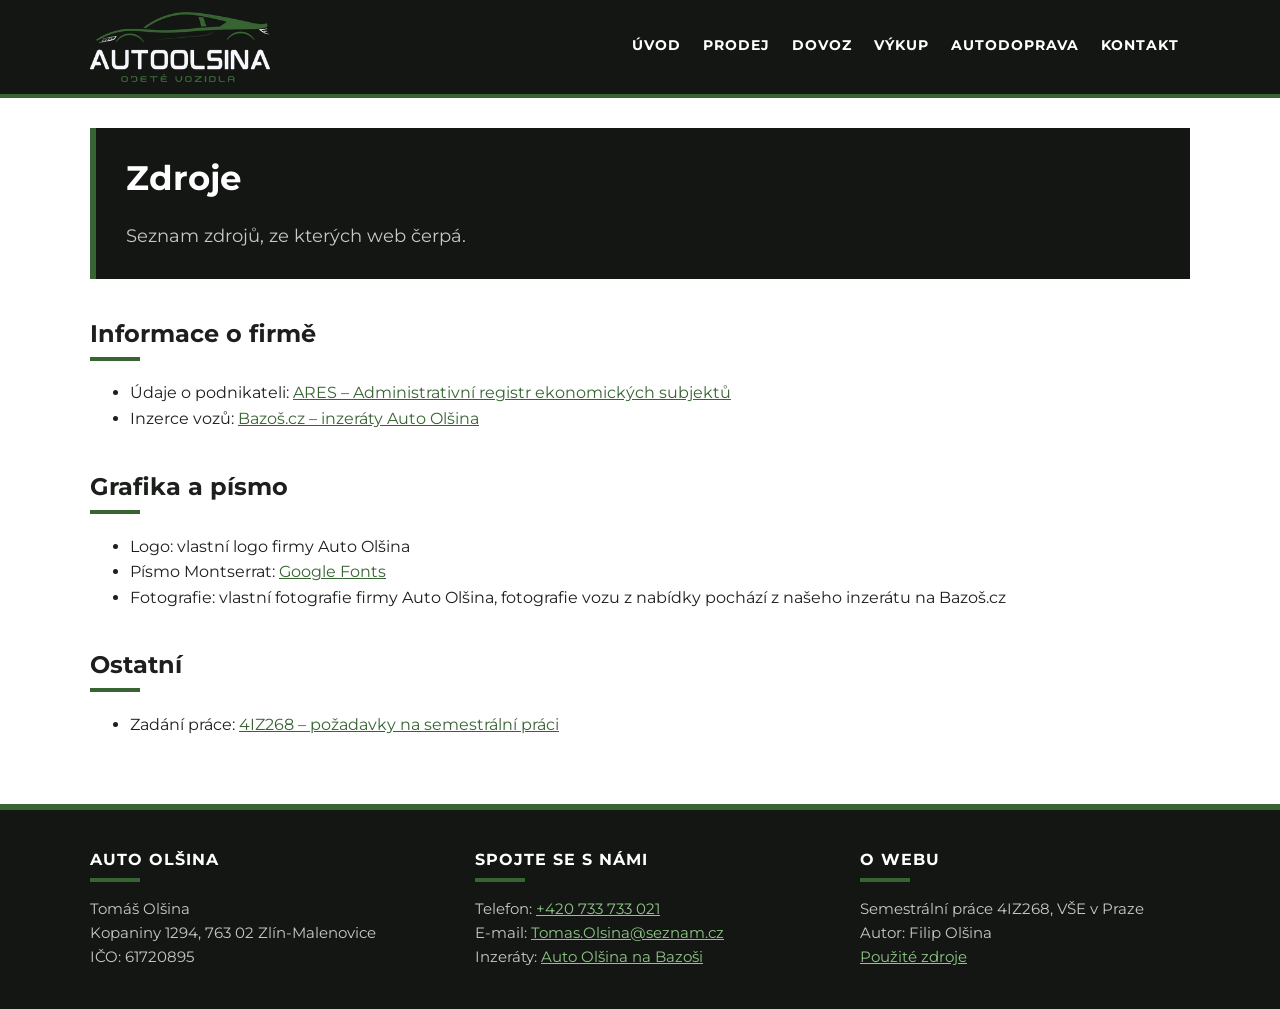
<file: auto-olsina-semestralka/zdroje.html>
<!DOCTYPE html>
<html lang="cs">
<head>
  <meta charset="utf-8">
  <meta name="viewport" content="width=device-width, initial-scale=1">
  <title>Zdroje | Auto Olšina</title>
  <meta name="description" content="Zdroje informací, písma a obrázků použitých na webu Auto Olšina.">
  <meta name="keywords" content="zdroje, licence, Auto Olšina">
  <meta name="author" content="Filip Olšina">
  <link rel="icon" href="images/favicon.png" type="image/png">
  <link rel="apple-touch-icon" href="images/apple-touch-icon.png">
  <link rel="stylesheet" href="https://fonts.googleapis.com/css2?family=Montserrat:wght@400;700&amp;display=swap">
  <link rel="stylesheet" href="css/style.css" media="screen">
  <link rel="stylesheet" href="css/print.css" media="print">
</head>
<body>
  <a href="#obsah" class="preskocit">Přeskočit na obsah</a>

  <header class="hlavicka">
    <div class="obal">
      <a href="./" class="logo">
        <img src="images/logo.png" width="300" height="117" alt="Auto Olšina – ojetá vozidla">
        <span class="logo-text" aria-hidden="true">Auto Olšina – ojetá vozidla</span>
      </a>
      <nav aria-label="Hlavní menu">
        <ul class="menu">
          <li><a href="./">Úvod</a></li>
          <li><a href="prodej.html">Prodej</a></li>
          <li><a href="dovoz.html">Dovoz</a></li>
          <li><a href="vykup.html">Výkup</a></li>
          <li><a href="autodoprava.html">Autodoprava</a></li>
          <li><a href="kontakt.html">Kontakt</a></li>
        </ul>
      </nav>
    </div>
  </header>

  <main id="obsah" class="obal">
      <div class="hlava-stranky">
        <h1>Zdroje</h1>
        <p class="perex">Seznam zdrojů, ze kterých web čerpá.</p>
      </div>

      <section>
        <h2>Informace o&nbsp;firmě</h2>
        <ul>
          <li>Údaje o&nbsp;podnikateli: <a href="https://ares.gov.cz/">ARES – Administrativní registr ekonomických subjektů</a></li>
          <li>Inzerce vozů: <a href="https://auto.bazos.cz/inzeraty/olsina/">Bazoš.cz – inzeráty Auto Olšina</a></li>
        </ul>
      </section>

      <section>
        <h2>Grafika a&nbsp;písmo</h2>
        <ul>
          <li>Logo: vlastní logo firmy Auto Olšina</li>
          <li>Písmo Montserrat: <a href="https://fonts.google.com/specimen/Montserrat">Google Fonts</a></li>
          <li>Fotografie: vlastní fotografie firmy Auto Olšina, fotografie vozu z&nbsp;nabídky pochází z&nbsp;našeho inzerátu na Bazoš.cz</li>
        </ul>
      </section>

      <section>
        <h2>Ostatní</h2>
        <ul>
          <li>Zadání práce: <a href="https://4iz268.github.io/zakonceni/stranky/">4IZ268 – požadavky na semestrální práci</a></li>
        </ul>
      </section>
  </main>

  <footer class="paticka">
    <div class="obal">
      <section>
        <h2>Auto Olšina</h2>
        <p>Tomáš Olšina<br>
          Kopaniny 1294, 763 02 Zlín-Malenovice<br>
          IČO: 61720895</p>
      </section>
      <section>
        <h2>Spojte se s&nbsp;námi</h2>
        <p>Telefon: <a href="tel:+420733733021">+420&nbsp;733&nbsp;733&nbsp;021</a><br>
          E-mail: <a href="mailto:Tomas.Olsina@seznam.cz">Tomas.Olsina@seznam.cz</a><br>
          Inzeráty: <a href="https://auto.bazos.cz/inzeraty/olsina/">Auto Olšina na Bazoši</a></p>
      </section>
      <section>
        <h2>O&nbsp;webu</h2>
        <p>Semestrální práce 4IZ268, VŠE v&nbsp;Praze<br>
          Autor: Filip Olšina<br>
          <a href="zdroje.html">Použité zdroje</a></p>
      </section>
    </div>
  </footer>
</body>
</html>
</file>
<file: auto-olsina-semestralka/css/style.css>
/* Auto Olšina - styly pro obrazovku (verze 2) */
/* autor: Filip Olšina, 4IZ268 */

/* Barvy a kontrast (spočítáno podle WCAG):
   text #1c1f1c na bílé ............ 16,6 : 1
   zelená #376432 na bílé .......... 6,9 : 1
   bílá na tmavé #141614 ........... 18,4 : 1
   šedá #c5cbc4 na #141614 ......... 11,2 : 1
   sv. zelená #8fc787 na #141614 ... 9,3 : 1
   bílá na zelené #376432 .......... 6,9 : 1
   šedá #555b55 na bílé ............ 6,9 : 1 */

body {
  margin: 0;
  font-family: "Montserrat", Arial, sans-serif;
  font-size: 16px;
  line-height: 1.6;
  color: #1c1f1c;
  background-color: #ffffff;
}

img {
  max-width: 100%;
  height: auto;
}

a {
  color: #376432;
}

a:hover {
  color: #1c1f1c;
}

h1 {
  font-size: 34px;
  line-height: 1.2;
  margin-top: 0;
}

h2 {
  font-size: 24px;
  line-height: 1.25;
  margin-top: 40px;
}

/* krátká zelená čárka pod nadpisy h2 */
h2::after {
  content: "";
  display: block;
  width: 50px;
  height: 4px;
  margin-top: 8px;
  background-color: #376432;
}

h3 {
  font-size: 18px;
}

.obal {
  max-width: 1100px;
  margin-left: auto;
  margin-right: auto;
  padding-left: 20px;
  padding-right: 20px;
}

.zelene {
  color: #8fc787;
}

/* odkaz Přeskočit na obsah - ukáže se až po stisku Tab */
.preskocit {
  position: absolute;
  left: -9999px;
}

.preskocit:focus {
  left: 10px;
  top: 10px;
  padding: 10px;
  background-color: #ffffff;
  color: #376432;
}

/* hlavička */
.hlavicka {
  background-color: #141614;
  border-bottom: 4px solid #376432;
}

.hlavicka .obal {
  display: flex;
  flex-wrap: wrap;
  align-items: center;
  justify-content: space-between;
  padding-top: 12px;
  padding-bottom: 12px;
}

.logo img {
  display: block;
  width: 180px;
}

/* text loga je jen pro tisk */
.logo-text {
  display: none;
}

/* menu */
.menu {
  display: flex;
  flex-wrap: wrap;
  list-style: none;
  margin: 0;
  padding: 0;
}

.menu a {
  display: block;
  padding: 8px 11px;
  color: #ffffff;
  font-size: 14px;
  font-weight: bold;
  text-transform: uppercase;
  letter-spacing: 1px;
  text-decoration: none;
  border-bottom: 3px solid #141614;
}

.menu a:hover {
  color: #8fc787;
  text-decoration: underline;
}

.menu .aktivni {
  background-color: #376432;
  border-bottom-color: #8fc787;
}

/* obsah */
main {
  padding-top: 30px;
  padding-bottom: 50px;
}

.perex {
  font-size: 18px;
}

/* úvodní tmavý blok */
.uvod {
  background-color: #141614;
  background-image: linear-gradient(120deg, #141614 62%, #1e2b1c 62%);
  color: #ffffff;
  padding: 40px 40px 25px 40px;
  border-bottom: 6px solid #376432;
}

.uvod .perex {
  max-width: 620px;
  color: #c5cbc4;
}

.fakta {
  display: flex;
  flex-wrap: wrap;
  list-style: none;
  margin: 25px 0;
  padding: 0;
}

.fakta li {
  width: 180px;
  margin-right: 20px;
  margin-bottom: 15px;
  padding-left: 15px;
  border-left: 3px solid #376432;
  color: #c5cbc4;
  font-size: 14px;
  line-height: 1.4;
}

.fakta strong {
  display: block;
  color: #8fc787;
  font-size: 30px;
  line-height: 1.2;
}

.tlacitko {
  display: inline-block;
  margin: 0 10px 10px 0;
  padding: 12px 24px;
  background-color: #376432;
  border: 2px solid #376432;
  color: #ffffff;
  font-weight: bold;
  text-transform: uppercase;
  letter-spacing: 1px;
  font-size: 14px;
  text-decoration: none;
}

.tlacitko:hover {
  background-color: #2a4d26;
  color: #ffffff;
  text-decoration: underline;
}

.tlacitko-svetle {
  background-color: #141614;
  border-color: #ffffff;
  color: #ffffff;
}

.tlacitko-svetle:hover {
  background-color: #ffffff;
  color: #141614;
}

/* karty se službami */
.karty {
  display: flex;
  flex-wrap: wrap;
  justify-content: space-between;
}

.karta {
  width: 48%;
  margin-bottom: 20px;
  padding: 5px 22px 10px 22px;
  background-color: #f2f4f1;
  border-bottom: 4px solid #376432;
  box-sizing: border-box;
}

.karta h3 a {
  color: #1c1f1c;
}

.karta h3 a:hover {
  color: #376432;
}

.cislo {
  display: block;
  color: #376432;
  font-size: 32px;
  line-height: 1;
  margin-bottom: 8px;
}

/* značky */
.znacky {
  list-style: none;
  padding: 0;
}

.znacky li {
  display: inline-block;
  margin: 0 6px 10px 0;
  padding: 6px 16px;
  border: 2px solid #1c1f1c;
  font-weight: bold;
}

/* O nás - text a fotka vedle sebe */
.o-nas {
  display: flex;
  justify-content: space-between;
}

.o-nas-text,
.o-nas figure {
  width: 48%;
}

.o-nas figure {
  margin: 80px 0 0 0;
}

figure img {
  border-bottom: 4px solid #376432;
}

figcaption {
  font-size: 14px;
  color: #555b55;
}

/* výzva na konci úvodní stránky */
.vyzva {
  margin-top: 40px;
  padding: 10px 40px 20px 40px;
  background-color: #376432;
  color: #ffffff;
}

.vyzva h2::after {
  background-color: #ffffff;
}

.vyzva .tlacitko {
  background-color: #ffffff;
  color: #376432;
}

.vyzva .tlacitko:hover {
  background-color: #141614;
  color: #ffffff;
}

/* nadpis podstránky v tmavém pásu */
.hlava-stranky {
  background-color: #141614;
  color: #ffffff;
  padding: 30px 30px 10px 30px;
  border-left: 6px solid #376432;
}

.hlava-stranky .perex {
  color: #c5cbc4;
}

/* číslované kroky */
.kroky {
  padding-left: 25px;
}

.kroky li {
  margin-bottom: 12px;
  padding-left: 8px;
}

.kroky li::marker {
  color: #376432;
  font-weight: bold;
  font-size: 20px;
}

/* dva sloupce: obsah a postranní panel */
.sloupce {
  display: flex;
  justify-content: space-between;
}

.sloupce main {
  width: 68%;
}

.sloupce aside {
  width: 28%;
  padding-top: 30px;
}

/* tmavé boxy v postranním panelu */
.box {
  background-color: #141614;
  color: #ffffff;
  padding: 5px 22px 10px 22px;
  margin-bottom: 20px;
  border-top: 4px solid #376432;
}

.box h2 {
  font-size: 18px;
  margin-top: 15px;
}

.box a {
  color: #8fc787;
}

.box a:hover {
  color: #ffffff;
}

.box ul {
  padding-left: 20px;
}

.box dd {
  color: #c5cbc4;
}

dt {
  font-weight: bold;
}

dd {
  margin: 0 0 8px 0;
  color: #555b55;
}

.poznamka {
  font-size: 14px;
  color: #c5cbc4;
}

/* tabulka s vozy */
.tabulka {
  width: 100%;
  border-collapse: collapse;
}

.tabulka caption {
  text-align: left;
  font-weight: bold;
  padding-bottom: 8px;
}

.tabulka th,
.tabulka td {
  padding: 10px;
  border-bottom: 1px solid #d3d8d2;
  text-align: left;
}

.tabulka thead th {
  background-color: #376432;
  color: #ffffff;
  font-size: 14px;
  text-transform: uppercase;
  letter-spacing: 1px;
}

.tabulka .cena {
  text-align: right;
  font-weight: bold;
  white-space: nowrap;
}

.tabulka td.cena {
  color: #376432;
}

/* patička */
.paticka {
  background-color: #141614;
  color: #c5cbc4;
  border-top: 6px solid #376432;
  padding-bottom: 25px;
  font-size: 15px;
}

.paticka .obal {
  display: flex;
  flex-wrap: wrap;
  justify-content: space-between;
}

.paticka section {
  width: 30%;
}

.paticka h2 {
  color: #ffffff;
  font-size: 16px;
  text-transform: uppercase;
  letter-spacing: 1px;
}

.paticka a {
  color: #8fc787;
}

.paticka a:hover {
  color: #ffffff;
}

/* menší obrazovky */
@media (max-width: 900px) {
  .sloupce {
    display: block;
  }

  .sloupce main,
  .sloupce aside {
    width: auto;
  }

  .sloupce aside {
    padding-top: 0;
    padding-bottom: 30px;
  }
}

/* mobil */
@media (max-width: 700px) {
  h1 {
    font-size: 26px;
  }

  .hlavicka nav {
    width: 100%;
    margin-top: 8px;
  }

  .menu a {
    padding: 6px 9px;
    font-size: 13px;
  }

  .uvod,
  .hlava-stranky,
  .vyzva {
    padding: 20px 18px 10px 18px;
  }

  .karta,
  .o-nas-text,
  .o-nas figure,
  .paticka section {
    width: auto;
  }

  .o-nas,
  .karty {
    display: block;
  }

  .o-nas figure {
    margin: 20px 0;
  }

  .fakta li {
    width: 130px;
  }
}

/* tabulka se pod 600 px změní na kartičky */
@media (max-width: 600px) {
  .tabulka thead {
    position: absolute;
    left: -9999px;
  }

  .tabulka,
  .tabulka caption,
  .tabulka tbody,
  .tabulka tr,
  .tabulka th,
  .tabulka td {
    display: block;
  }

  .tabulka tr {
    background-color: #f2f4f1;
    border-left: 4px solid #376432;
    margin-bottom: 15px;
    padding: 8px 0;
  }

  .tabulka th,
  .tabulka td {
    border: none;
    padding: 3px 14px;
  }

  .tabulka td::before {
    content: attr(data-label) ": ";
    font-weight: bold;
    color: #1c1f1c;
  }

  .tabulka .cena {
    text-align: left;
  }
}
</file>
<file: auto-olsina-semestralka/css/print.css>
/* Auto Olšina - tisková verze */

body {
  margin: 0;
  font-family: Georgia, "Times New Roman", Times, serif;
  font-size: 12pt;
  line-height: 1.4;
  color: #000000;
  background: #ffffff;
}

/* navigace a odkaz pro přeskočení se netisknou */
.preskocit,
.hlavicka nav,
.menu,
.tlacitka,
.tlacitko,
.vyzva,
.cislo {
  display: none;
}

/* logo má bílý text, na papíře by nebyl vidět – tiskne se název webu */
.logo img {
  display: none;
}

.logo-text {
  display: block;
  font-size: 18pt;
  font-weight: bold;
}

.hlavicka {
  border-bottom: 2pt solid #000000;
  margin-bottom: 12pt;
  padding-bottom: 6pt;
}

a {
  color: #000000;
  text-decoration: underline;
}

.logo {
  text-decoration: none;
}

/* u externích odkazů vypsat adresu */
a[href^="http"]::after {
  content: " (" attr(href) ")";
  font-size: 9pt;
}

h1,
h2,
h3 {
  color: #000000;
  page-break-after: avoid;
}

h1 {
  font-size: 20pt;
}

h2 {
  font-size: 15pt;
}

img,
figure,
table,
tr {
  page-break-inside: avoid;
}

img {
  max-width: 10cm;
  height: auto;
}

figcaption {
  font-style: italic;
  font-size: 10pt;
}

table {
  width: 100%;
  border-collapse: collapse;
}

caption {
  text-align: left;
  font-weight: bold;
  padding-bottom: 4pt;
}

th,
td {
  border: 1pt solid #000000;
  padding: 3pt 5pt;
  text-align: left;
}

.box {
  border: 1pt solid #000000;
  padding: 0 8pt;
  margin-top: 12pt;
}

.znacky li,
.fakta li {
  display: inline;
  margin-right: 12pt;
}

.znacky,
.fakta {
  padding: 0;
}

.paticka {
  border-top: 1pt solid #000000;
  margin-top: 18pt;
  font-size: 10pt;
}

.paticka h2 {
  font-size: 11pt;
  margin: 8pt 0 2pt;
}
</file>
